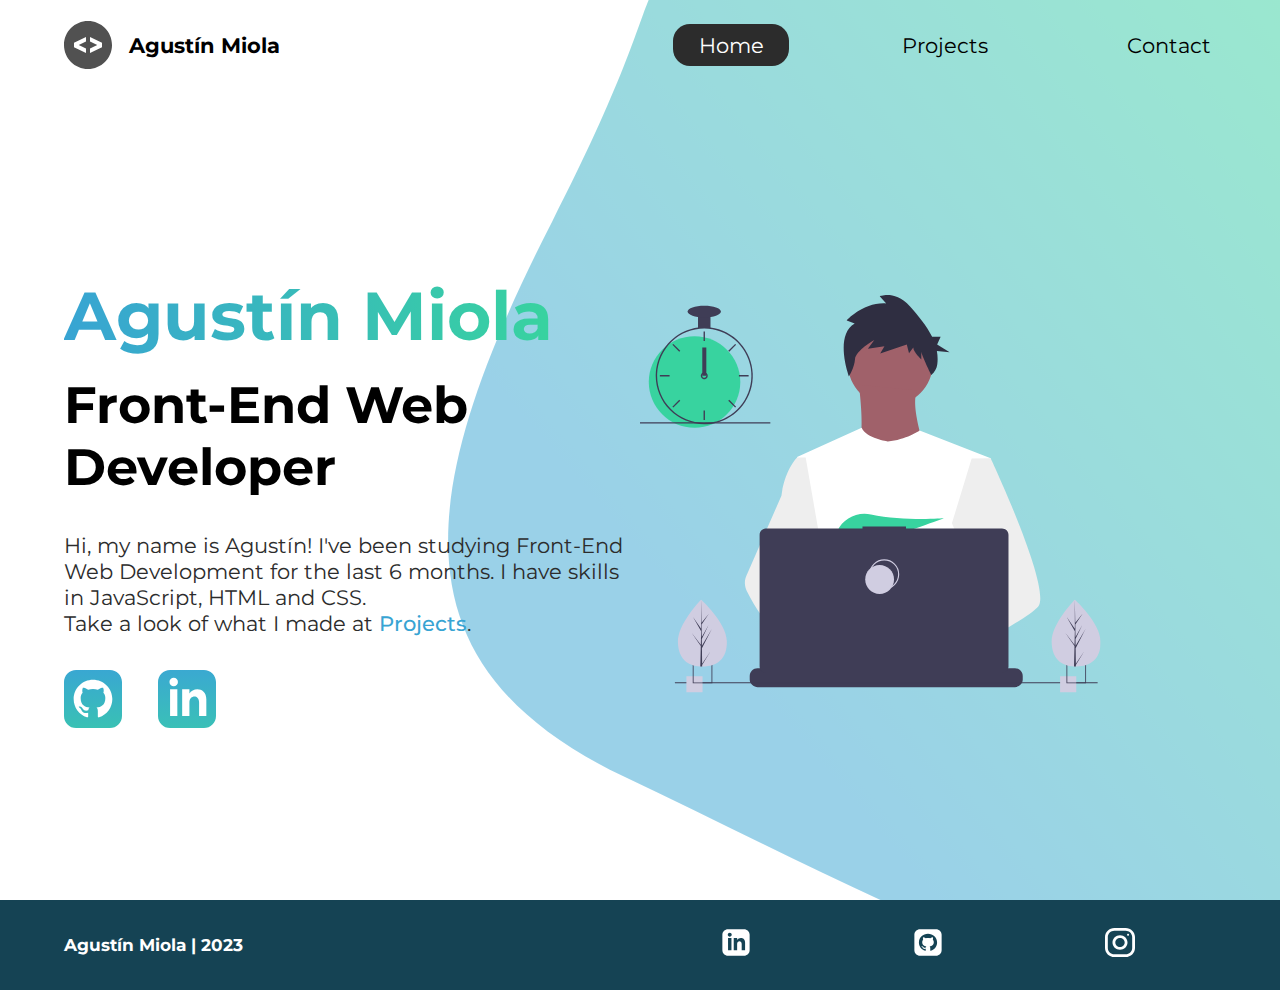
<file: index.html>
<!DOCTYPE html>
<html lang="en">
  <head>
    <meta charset="UTF-8" />
    <meta http-equiv="X-UA-Compatible" content="IE=edge" />
    <meta name="viewport" content="width=device-width, initial-scale=1.0" />
    <meta name="description" content="AM is a front end web developer." />
    <meta name="robots" content="index,follow" />
    <link rel="icon" href="/icons/code.svg" />
    <link rel="preconnect" href="https://fonts.googleapis.com" />
    <link rel="preconnect" href="https://fonts.gstatic.com" crossorigin />
    <link
      href="https://fonts.googleapis.com/css2?family=Montserrat:wght@400;500&display=swap"
      rel="stylesheet"
    />
    <link rel="stylesheet" href="/styles/style.css" />
    <title>Agustín Miola | Web Developer</title>
  </head>
  <body>
    <header class="main-head">
      <nav>
        <div class="logo">
          <img src="/icons/code.svg" alt="logo" />
          <h1>Agustín Miola</h1>
        </div>
        <ul>
          <li><a class="active" href="/">Home</a></li>
          <li><a href="./projects/">Projects</a></li>
          <li><a href="./contact/">Contact</a></li>
        </ul>
      </nav>
    </header>
    <section class="intro">
      <div class="intro-text">
        <h2>Agustín Miola</h2>
        <h3>Front-End Web<br />Developer</h3>
        <p>
          Hi, my name is Agustín! I've been studying Front-End Web Development
          for the last 6 months. I have skills in JavaScript, HTML and CSS.
          <br />
          Take a look of what I made at
          <a href="./projects/index.html">Projects</a>.
        </p>
        <div class="intro-social">
          <a href="https://github.com/amiola"
            ><img src="/icons/github.svg" alt="github-social-link"
          /></a>
          <a href="https://www.linkedin.com/in/agust%C3%ADneli%C3%A1nmiola/"
            ><img src="/icons/linked-in.svg" alt="linkedin-social-link"
          /></a>
        </div>
      </div>
      <div class="intro-images">
        <svg
          width="799"
          height="690"
          viewBox="0 0 799 690"
          fill="none"
          xmlns="http://www.w3.org/2000/svg"
        >
          <g id="undraw_dev_productivity_umsq (1) 1" clip-path="url(#clip0)">
            <path
              id="Vector"
              d="M516.92 624.636C516.92 624.636 512.16 626.266 504.42 628.576C487.31 633.706 455.65 642.216 428.82 643.916C405.72 645.396 386.2 641.836 382.63 626.766C381.1 620.286 383.27 614.956 388 610.576C402.12 597.486 439 592.796 468.25 591.186C476.51 590.736 484.15 590.526 490.51 590.446C501.31 590.306 508.39 590.526 508.39 590.526L508.56 591.186L516.92 624.636Z"
              fill="#A0616A"
            />
            <path
              id="Vector_2"
              d="M436.99 672.586C418.61 695.346 342.73 647.666 316.19 629.886C310.41 626.016 306.97 623.566 306.97 623.566L331.25 591.186L338.94 580.936C338.94 580.936 345.82 584.586 355.99 590.526C356.36 590.746 356.73 590.966 357.11 591.186C365.88 596.336 376.89 603.066 388 610.576C403.33 620.946 418.83 632.776 428.82 643.916C438.59 654.806 443.08 665.036 436.99 672.586Z"
              fill="#A0616A"
            />
            <g id="me">
              <path
                id="Vector_3"
                d="M434.672 191.952C475.283 191.607 507.926 158.406 507.582 117.795C507.237 77.1832 474.036 44.5403 433.425 44.8847C392.813 45.2291 360.17 78.4303 360.515 119.042C360.859 159.653 394.06 192.296 434.672 191.952Z"
                fill="#A0616A"
              />
              <path
                id="Vector_4"
                d="M379.477 155.65C379.477 155.65 394.216 259.972 373.002 271.875C351.787 283.779 499.929 283.588 499.929 283.588C499.929 283.588 466.124 193.284 480.809 165.449L379.477 155.65Z"
                fill="#A0616A"
              />
              <path
                id="Vector_5"
                d="M608.101 283.199L596.257 339.402L571.214 458.308L570.49 464.815L562.138 540.138L556.582 590.177L552.857 623.79C528.584 636.526 510.988 645.326 510.988 645.326C510.988 645.326 509.404 637.719 506.871 627.99C489.805 633.265 458.218 642.043 431.404 643.97C441.266 654.777 445.842 664.969 439.817 672.57C421.63 695.485 345.349 648.45 318.659 630.896C318.077 635.158 317.879 639.464 318.068 643.762L297.626 628.314L299.331 592.359L302.206 531.522L305.819 455.229C304.448 451.975 303.294 448.634 302.364 445.228C295.956 423.161 288.032 379.057 281.928 342.067C277.016 312.298 273.302 287.138 272.517 281.785C272.411 281.086 272.358 280.726 272.358 280.726L384.363 230.094C392.509 248.556 429.865 253.809 429.865 253.809C460.756 251.417 484.847 234.913 484.847 234.913L608.101 283.199Z"
                fill="white"
              />
              <path
                id="Vector_6"
                d="M372.285 49.3811L358.49 43.9934C358.49 43.9934 386.969 12.1 426.99 14.513L415.635 2.22366C415.635 2.22366 443.04 -9.01799 468.283 19.6674C481.553 34.7467 496.908 52.4737 506.557 72.5077L521.281 72.3829L515.251 85.9663L536.874 99.3152L514.777 97.0719C516.155 104.471 516.421 112.034 515.566 119.511C514.683 126.991 510.928 133.835 505.094 138.598V138.598C505.094 138.598 487.743 103.449 487.696 97.9443L487.813 111.705C487.813 111.705 473.959 99.4371 473.889 91.1807L466.471 100.877L462.593 85.7717L416.475 101.301L423.87 88.8526L395.157 93.2246L406.278 77.9923C406.278 77.9923 373.932 96.1568 372.811 111.304C371.689 126.452 362.299 140.875 362.299 140.875C362.299 140.875 336.213 70.3294 372.285 49.3811Z"
                fill="#2F2E41"
              />
              <path
                id="Vector_7"
                d="M690.215 540.422C682.794 548.605 664.338 560.992 641.951 574.422C633.623 579.413 624.757 584.559 615.71 589.676C594.122 601.889 571.514 614.001 552.857 623.79C528.584 636.526 510.988 645.326 510.988 645.326C510.988 645.326 509.403 637.719 506.871 627.99C503.48 614.968 498.397 598.141 493.184 590.715C493.002 590.456 492.82 590.218 492.638 589.979C491.121 588.022 489.601 586.885 488.112 586.897L562.138 540.138L594.127 519.926L570.489 464.814L540.842 395.683L557.908 339.727L575.062 283.479L608.101 283.199C608.101 283.199 619.243 306.985 633.514 340.166C635.647 345.128 637.851 350.299 640.096 355.64C669.469 425.394 706.176 522.836 690.215 540.422Z"
                fill="#EEEEEE"
              />
              <path
                id="Vector_8"
                d="M358.123 591.2C355.41 591.212 352.702 591.456 350.029 591.928C327.074 596.073 320.47 616.94 318.659 630.896C318.077 635.158 317.879 639.464 318.068 643.761L297.626 628.314L290.178 622.687C272.316 616.628 256.353 605.733 242.483 592.84C230.449 581.456 219.634 568.849 210.213 555.223C200.831 541.793 192.448 527.692 185.134 513.034C183.094 508.943 181.977 504.454 181.864 499.884C181.751 495.314 182.644 490.775 184.48 486.588L209.154 430.327L245.218 348.098C245.471 346.146 245.752 344.237 246.059 342.371C252.995 300.511 272.367 281.786 272.367 281.786L287.286 281.659L297.778 341.932L310.813 416.815L302.364 445.227L282.839 510.845L302.205 531.522L358.123 591.2Z"
                fill="#EEEEEE"
              />
            </g>
            <path
              id="Vector_9"
              d="M372.877 415.806L385.631 430.686C390.37 429.783 395.319 428.721 400.416 427.529L396.752 415.806L405.71 426.256C459.707 412.975 526.637 387.155 526.637 387.155C526.637 387.155 454.379 392.453 400.428 380.666C376.558 375.451 351.998 387.284 342.202 409.668C336.508 422.679 337.403 433.951 357.596 433.951C364.419 433.835 371.223 433.195 377.949 432.037L372.877 415.806Z"
              fill="#38D39F"
            />
            <path
              id="Vector_10"
              d="M663.65 660.386V666.456C663.654 668.122 663.345 669.774 662.74 671.326C662.472 672.018 662.147 672.687 661.77 673.326C660.578 675.326 658.887 676.983 656.862 678.133C654.838 679.283 652.549 679.887 650.22 679.886H203.67C201.342 679.887 199.053 679.283 197.028 678.133C195.003 676.983 193.312 675.326 192.12 673.326C191.743 672.687 191.419 672.018 191.15 671.326C190.546 669.774 190.237 668.122 190.24 666.456V660.386C190.24 658.622 190.587 656.876 191.262 655.246C191.936 653.616 192.926 652.136 194.173 650.888C195.42 649.641 196.901 648.652 198.53 647.977C200.16 647.302 201.906 646.955 203.67 646.956H229.41V644.126C229.41 644.052 229.425 643.979 229.453 643.911C229.481 643.843 229.522 643.782 229.574 643.73C229.626 643.678 229.688 643.636 229.756 643.608C229.824 643.58 229.897 643.566 229.97 643.566H243.4C243.474 643.566 243.547 643.58 243.615 643.608C243.683 643.636 243.745 643.678 243.797 643.73C243.849 643.782 243.89 643.843 243.918 643.911C243.946 643.979 243.96 644.052 243.96 644.126V646.956H252.35V644.126C252.35 644.052 252.365 643.979 252.393 643.911C252.421 643.843 252.462 643.782 252.514 643.73C252.566 643.678 252.628 643.636 252.696 643.608C252.764 643.58 252.837 643.566 252.91 643.566H266.34C266.414 643.566 266.487 643.58 266.555 643.608C266.623 643.636 266.684 643.678 266.736 643.73C266.789 643.782 266.83 643.843 266.858 643.911C266.886 643.979 266.9 644.052 266.9 644.126V646.956H275.3V644.126C275.3 644.052 275.315 643.979 275.343 643.911C275.371 643.843 275.412 643.782 275.464 643.73C275.516 643.678 275.578 643.636 275.646 643.608C275.714 643.58 275.787 643.566 275.86 643.566H289.29C289.364 643.566 289.437 643.58 289.505 643.608C289.573 643.636 289.634 643.678 289.686 643.73C289.739 643.782 289.78 643.843 289.808 643.911C289.836 643.979 289.85 644.052 289.85 644.126V646.956H298.24V644.126C298.24 644.052 298.255 643.979 298.283 643.911C298.311 643.843 298.352 643.782 298.404 643.73C298.456 643.678 298.518 643.636 298.586 643.608C298.654 643.58 298.727 643.566 298.8 643.566H312.23C312.304 643.566 312.377 643.58 312.445 643.608C312.513 643.636 312.574 643.678 312.626 643.73C312.678 643.782 312.72 643.843 312.748 643.911C312.776 643.979 312.79 644.052 312.79 644.126V646.956H321.18V644.126C321.18 644.052 321.194 643.979 321.223 643.911C321.251 643.843 321.292 643.782 321.344 643.73C321.396 643.678 321.458 643.636 321.526 643.608C321.594 643.58 321.667 643.566 321.74 643.566H335.17C335.244 643.566 335.317 643.58 335.385 643.608C335.453 643.636 335.514 643.678 335.566 643.73C335.618 643.782 335.66 643.843 335.688 643.911C335.716 643.979 335.73 644.052 335.73 644.126V646.956H344.13V644.126C344.13 644.052 344.145 643.979 344.173 643.911C344.201 643.843 344.242 643.782 344.294 643.73C344.346 643.678 344.408 643.636 344.476 643.608C344.544 643.58 344.617 643.566 344.69 643.566H358.12C358.194 643.566 358.267 643.58 358.335 643.608C358.403 643.636 358.464 643.678 358.516 643.73C358.569 643.782 358.61 643.843 358.638 643.911C358.666 643.979 358.68 644.052 358.68 644.126V646.956H367.07V644.126C367.07 644.052 367.085 643.979 367.113 643.911C367.141 643.843 367.182 643.782 367.234 643.73C367.286 643.678 367.348 643.636 367.416 643.608C367.484 643.58 367.557 643.566 367.63 643.566H472.83C472.904 643.566 472.977 643.58 473.045 643.608C473.113 643.636 473.174 643.678 473.227 643.73C473.279 643.782 473.32 643.843 473.348 643.911C473.376 643.979 473.39 644.052 473.39 644.126V646.956H481.79V644.126C481.79 644.052 481.804 643.979 481.833 643.911C481.861 643.843 481.902 643.782 481.954 643.73C482.006 643.678 482.068 643.636 482.136 643.608C482.204 643.58 482.277 643.566 482.35 643.566H495.78C495.928 643.567 496.07 643.627 496.175 643.732C496.279 643.836 496.339 643.978 496.34 644.126V646.956H504.73V644.126C504.73 644.052 504.745 643.979 504.773 643.911C504.801 643.843 504.842 643.782 504.894 643.73C504.946 643.678 505.008 643.636 505.076 643.608C505.144 643.58 505.217 643.566 505.29 643.566H518.72C518.794 643.566 518.867 643.58 518.935 643.608C519.003 643.636 519.065 643.678 519.117 643.73C519.169 643.782 519.21 643.843 519.238 643.911C519.266 643.979 519.28 644.052 519.28 644.126V646.956H527.67V644.126C527.67 644.052 527.685 643.979 527.713 643.911C527.741 643.843 527.782 643.782 527.834 643.73C527.886 643.678 527.948 643.636 528.016 643.608C528.084 643.58 528.157 643.566 528.23 643.566H541.66C541.734 643.566 541.807 643.58 541.875 643.608C541.943 643.636 542.005 643.678 542.057 643.73C542.109 643.782 542.15 643.843 542.178 643.911C542.206 643.979 542.22 644.052 542.22 644.126V646.956H550.62V644.126C550.62 644.052 550.635 643.979 550.663 643.911C550.691 643.843 550.732 643.782 550.784 643.73C550.836 643.678 550.898 643.636 550.966 643.608C551.034 643.58 551.107 643.566 551.18 643.566H564.61C564.757 643.568 564.898 643.628 565.001 643.733C565.104 643.837 565.161 643.979 565.16 644.126V646.956H573.56V644.126C573.56 644.052 573.575 643.979 573.603 643.911C573.631 643.843 573.672 643.782 573.724 643.73C573.776 643.678 573.838 643.636 573.906 643.608C573.974 643.58 574.047 643.566 574.12 643.566H587.55C587.624 643.566 587.697 643.58 587.765 643.608C587.833 643.636 587.895 643.678 587.947 643.73C587.999 643.782 588.04 643.843 588.068 643.911C588.096 643.979 588.11 644.052 588.11 644.126V646.956H596.5V644.126C596.5 644.052 596.515 643.979 596.543 643.911C596.571 643.843 596.612 643.782 596.664 643.73C596.716 643.678 596.778 643.636 596.846 643.608C596.914 643.58 596.987 643.566 597.06 643.566H610.49C610.564 643.566 610.637 643.58 610.705 643.608C610.773 643.636 610.835 643.678 610.887 643.73C610.939 643.782 610.98 643.843 611.008 643.911C611.036 643.979 611.05 644.052 611.05 644.126V646.956H650.22C651.984 646.955 653.731 647.302 655.36 647.977C656.99 648.652 658.471 649.641 659.718 650.888C660.965 652.136 661.954 653.616 662.629 655.246C663.304 656.876 663.651 658.622 663.65 660.386Z"
              fill="#3F3D56"
            />
            <path
              id="Vector_11"
              d="M793.5 671.326H60.5V673.326H793.5V671.326Z"
              fill="#3F3D56"
            />
            <path
              id="Vector_12"
              d="M627.694 404.757H461.251V401.326H385.78V404.757H218.651C215.665 404.757 212.801 405.943 210.69 408.054C208.578 410.166 207.392 413.029 207.392 416.015V643.927C207.392 646.913 208.578 649.776 210.69 651.888C212.801 653.999 215.665 655.185 218.651 655.185H627.694C630.68 655.185 633.544 653.999 635.655 651.888C637.767 649.776 638.953 646.913 638.953 643.927V416.015C638.953 414.537 638.662 413.073 638.096 411.707C637.53 410.341 636.701 409.1 635.655 408.054C634.61 407.009 633.369 406.18 632.003 405.614C630.637 405.048 629.173 404.757 627.694 404.757Z"
              fill="#3F3D56"
            />
            <path
              id="Vector_13"
              d="M423.5 509.326C437.307 509.326 448.5 498.133 448.5 484.326C448.5 470.519 437.307 459.326 423.5 459.326C409.693 459.326 398.5 470.519 398.5 484.326C398.5 498.133 409.693 509.326 423.5 509.326Z"
              stroke="#D0CDE1"
              stroke-width="2"
              stroke-miterlimit="10"
            />
            <path
              id="Vector_14"
              d="M415.5 518.326C429.307 518.326 440.5 507.133 440.5 493.326C440.5 479.519 429.307 468.326 415.5 468.326C401.693 468.326 390.5 479.519 390.5 493.326C390.5 507.133 401.693 518.326 415.5 518.326Z"
              fill="#D0CDE1"
            />
            <path
              id="Vector_15"
              d="M108.446 661.223H80.4463V689.223H108.446V661.223Z"
              fill="#D0CDE1"
            />
            <path
              id="Vector_16"
              d="M91.4502 639.223V673.223H125.45V639.223H91.4502ZM123.97 671.743H92.9202V640.703H123.97V671.743Z"
              fill="#3F3D56"
            />
            <path
              id="Vector_17"
              d="M756.446 661.223H728.446V689.223H756.446V661.223Z"
              fill="#D0CDE1"
            />
            <path
              id="Vector_18"
              d="M739.45 639.223V673.223H773.45V639.223H739.45ZM771.97 671.743H740.92V640.703H771.97V671.743Z"
              fill="#3F3D56"
            />
            <path
              id="Vector_19"
              d="M94.5802 230.113C138.399 230.113 173.921 194.592 173.921 150.773C173.921 106.955 138.399 71.4326 94.5802 71.4326C50.7617 71.4326 15.2397 106.955 15.2397 150.773C15.2397 194.592 50.7617 230.113 94.5802 230.113Z"
              fill="#38D39F"
            />
            <path
              id="Vector_20"
              d="M122.229 56.4899C115.045 55.5763 107.774 55.5763 100.59 56.4899C84.586 58.5913 69.5203 65.2398 57.181 75.6465C44.8417 86.0532 35.7467 99.7813 30.9754 115.202C28.8053 122.229 27.5764 129.514 27.3208 136.864C27.2848 137.886 27.2607 138.92 27.2607 139.954C27.283 162.264 36.1559 183.655 51.932 199.431C67.7082 215.207 89.0989 224.08 111.41 224.103C113.201 224.103 114.992 224.042 116.759 223.934C120.907 223.674 125.03 223.103 129.093 222.227C148.495 218.055 165.798 207.161 177.947 191.468C190.095 175.776 196.308 156.295 195.487 136.467C194.665 116.638 186.863 97.738 173.459 83.1039C160.054 68.4698 141.909 59.0435 122.229 56.4899H122.229ZM137.748 217.347H137.736C130.959 219.659 123.905 221.062 116.759 221.518C114.992 221.638 113.201 221.698 111.41 221.698C89.7377 221.672 68.961 213.051 53.6367 197.727C38.3123 182.402 29.6914 161.626 29.6649 139.954C29.6649 138.92 29.689 137.886 29.725 136.864C30.5514 115.744 39.5156 95.7617 54.7411 81.1008C69.9666 66.44 90.273 58.237 111.41 58.2089C130.776 58.21 149.513 65.0865 164.283 77.6131C179.052 90.1398 188.895 107.503 192.057 126.61C195.219 145.716 191.496 165.325 181.55 181.942C171.604 198.559 156.081 211.106 137.748 217.347H137.748Z"
              fill="#3F3D56"
            />
            <path
              id="Vector_21"
              d="M112.612 63.0176H110.208V79.8474H112.612V63.0176Z"
              fill="#3F3D56"
            />
            <path
              id="Vector_22"
              d="M57.8578 84.7018L56.1577 86.4019L68.0582 98.3023L69.7582 96.6022L57.8578 84.7018Z"
              fill="#3F3D56"
            />
            <path
              id="Vector_23"
              d="M34.4736 138.751V141.156H51.3034V138.751H34.4736Z"
              fill="#3F3D56"
            />
            <path
              id="Vector_24"
              d="M56.1578 193.506L57.8579 195.206L69.7584 183.306L68.0583 181.606L56.1578 193.506Z"
              fill="#3F3D56"
            />
            <path
              id="Vector_25"
              d="M153.062 96.6022L154.762 98.3022L166.662 86.4018L164.962 84.7017L153.062 96.6022Z"
              fill="#3F3D56"
            />
            <path
              id="Vector_26"
              d="M171.516 138.751V141.156H188.346V138.751H171.516Z"
              fill="#3F3D56"
            />
            <path
              id="Vector_27"
              d="M154.762 181.605L153.062 183.305L164.962 195.206L166.662 193.506L154.762 181.605Z"
              fill="#3F3D56"
            />
            <path
              id="Vector_28"
              d="M112.612 200.06H110.208V216.89H112.612V200.06Z"
              fill="#3F3D56"
            />
            <path
              id="Vector_29"
              d="M115.016 135.145C113.976 134.365 112.711 133.943 111.41 133.943C110.11 133.943 108.844 134.365 107.804 135.145C107.091 135.686 106.505 136.375 106.085 137.165C105.552 138.181 105.322 139.329 105.421 140.473C105.52 141.616 105.944 142.707 106.644 143.617C107.343 144.527 108.288 145.218 109.368 145.608C110.447 145.997 111.616 146.07 112.735 145.817C113.855 145.564 114.878 144.996 115.685 144.179C116.492 143.363 117.048 142.333 117.288 141.21C117.528 140.088 117.441 138.92 117.039 137.846C116.636 136.771 115.935 135.834 115.017 135.145H115.016ZM111.41 143.56C110.454 143.557 109.539 143.176 108.863 142.501C108.187 141.825 107.807 140.909 107.804 139.954C107.808 139.224 108.03 138.513 108.441 137.91C108.793 137.4 109.271 136.989 109.828 136.718C110.386 136.446 111.004 136.323 111.623 136.361C112.241 136.398 112.84 136.594 113.361 136.931C113.881 137.267 114.307 137.732 114.595 138.281C114.883 138.83 115.025 139.444 115.007 140.063C114.989 140.683 114.811 141.287 114.491 141.818C114.17 142.349 113.719 142.788 113.179 143.093C112.639 143.398 112.03 143.559 111.41 143.56V143.56Z"
              fill="#3F3D56"
            />
            <path
              id="Vector_30"
              d="M122.229 35.3687H100.591V57.007H122.229V35.3687Z"
              fill="#3F3D56"
            />
            <path
              id="Vector_31"
              d="M111.41 38.9748C127.344 38.9748 140.261 34.4 140.261 28.7567C140.261 23.1134 127.344 18.5386 111.41 18.5386C95.4757 18.5386 82.5586 23.1134 82.5586 28.7567C82.5586 34.4 95.4757 38.9748 111.41 38.9748Z"
              fill="#3F3D56"
            />
            <path id="clock-arrow" d="M115 86H108V135H115V86Z" fill="#3F3D56" />
            <path
              id="Vector_32"
              d="M226 220.44H0V222.844H226V220.44Z"
              fill="#3F3D56"
            />
            <g id="plant-left">
              <path
                id="Vector_33"
                d="M150.594 599.754C151.527 631.704 132.858 643.413 109.43 644.097C108.886 644.113 108.344 644.123 107.805 644.126C106.719 644.135 105.643 644.117 104.577 644.072C83.3891 643.193 66.6172 631.945 65.7495 602.232C64.8515 571.482 103.018 531.529 105.882 528.574L105.887 528.571C105.996 528.458 106.052 528.402 106.052 528.402C106.052 528.402 149.661 567.807 150.594 599.754Z"
                fill="#D0CDE1"
              />
              <path
                id="Vector_34"
                d="M107.744 639.255L122.626 617.124L107.774 641.636L107.805 644.126C106.719 644.135 105.643 644.117 104.577 644.072L105.315 612.06L105.295 611.813L105.322 611.766L105.393 608.741L89.0952 585.078L105.374 606.477L105.432 607.116L105.989 582.93L91.9122 558.397L106.029 578.681L105.882 528.574L105.882 528.407L105.887 528.571L106.821 568.062L119.651 552.021L106.863 571.464L107.143 593.098L118.949 571.984L107.187 596.279L107.343 608.308L124.512 578.897L107.395 612.505L107.744 639.255Z"
                fill="#3F3D56"
              />
            </g>
            <g id="plant-right">
              <path
                id="Vector_35"
                d="M798.594 599.754C799.527 631.704 780.858 643.413 757.43 644.097C756.886 644.113 756.344 644.123 755.805 644.126C754.719 644.135 753.643 644.117 752.577 644.072C731.389 643.193 714.617 631.945 713.749 602.232C712.851 571.482 751.018 531.529 753.882 528.574L753.887 528.571C753.996 528.458 754.052 528.402 754.052 528.402C754.052 528.402 797.661 567.807 798.594 599.754Z"
                fill="#D0CDE1"
              />
              <path
                id="Vector_36"
                d="M755.744 639.255L770.626 617.124L755.774 641.636L755.805 644.126C754.719 644.135 753.643 644.117 752.577 644.072L753.315 612.06L753.295 611.813L753.323 611.766L753.393 608.741L737.095 585.078L753.374 606.477L753.432 607.116L753.989 582.93L739.912 558.397L754.029 578.681L753.882 528.574L753.882 528.407L753.887 528.571L754.821 568.062L767.651 552.021L754.864 571.464L755.143 593.098L766.949 571.984L755.187 596.279L755.343 608.308L772.512 578.897L755.395 612.505L755.744 639.255Z"
                fill="#3F3D56"
              />
            </g>
          </g>
          <defs>
            <clipPath id="clip0">
              <rect width="798.627" height="689.223" fill="white" />
            </clipPath>
          </defs>
        </svg>
        <img class="splash" src="/img/splash.svg" alt="" />
      </div>
    </section>
    <footer>
      <h4>Agustín Miola | 2023</h4>
      <ul>
        <li>
          <a href="https://www.linkedin.com/in/agust%C3%ADneli%C3%A1nmiola/"
            ><img src="/icons/linkedin-white.svg" alt="linkedin-social-link"
          /></a>
        </li>
        <li>
          <a href="https://github.com/amiola"
            ><img src="/icons/github-white.svg" alt="github-social-link"
          /></a>
        </li>
        <li>
          <a href="https://www.instagram.com/agustinmiola/"
            ><img src="/icons/instagram 1.svg" alt="instagram-social-link"
          /></a>
        </li>
      </ul>
    </footer>
  </body>
</html>
</file>
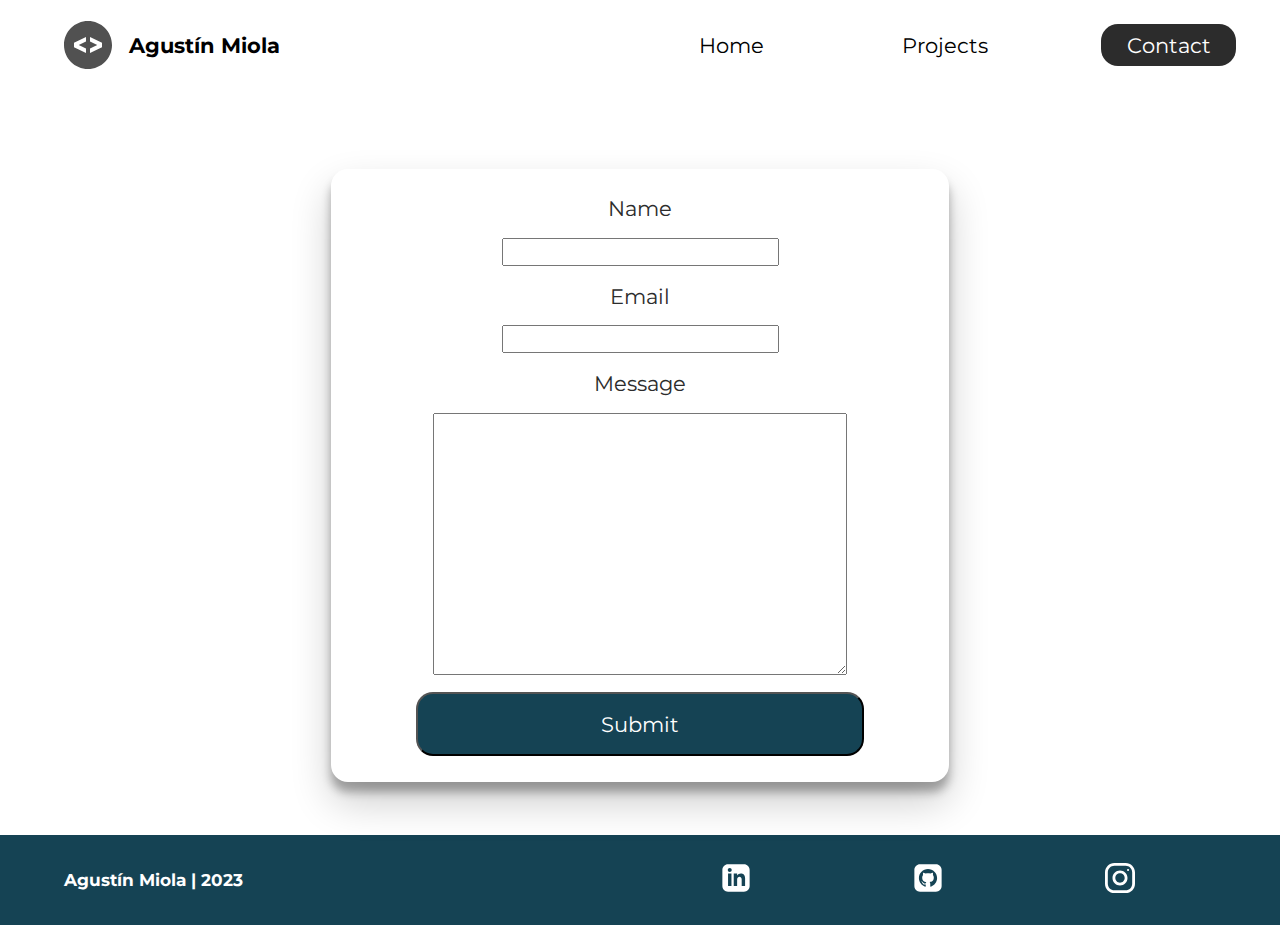
<file: contact/index.html>
<!DOCTYPE html>
<html lang="en">
  <head>
    <meta charset="UTF-8" />
    <meta http-equiv="X-UA-Compatible" content="IE=edge" />
    <meta name="viewport" content="width=device-width, initial-scale=1.0" />
    <meta name="description" content="AM is a front end web developer." />
    <meta name="robots" content="index,follow" />
    <link rel="icon" href="/icons/code.svg" />
    <link rel="preconnect" href="https://fonts.googleapis.com" />
    <link rel="preconnect" href="https://fonts.gstatic.com" crossorigin />
    <link
      href="https://fonts.googleapis.com/css2?family=Montserrat:wght@400;500&display=swap"
      rel="stylesheet"
    />
    <link rel="stylesheet" href="../styles/style.css" />
    <title>Agustín Miola | Web Developer</title>
  </head>
  <body>
    <header class="main-head">
      <nav>
        <div class="logo">
          <img src="../icons/code.svg" alt="logo" />
          <h1>Agustín Miola</h1>
        </div>
        <ul>
          <li><a href="../index.html">Home</a></li>
          <li><a href="../projects/">Projects</a></li>
          <li><a class="active" href="./index.html">Contact</a></li>
        </ul>
      </nav>
    </header>
    <section class="form-section">
      <form action="https://formspree.io/f/xpzerwpj" method="POST">
        <label for="name">Name</label>
        <input type="text" name="name" id="name" required />
        <label for="email">Email</label>
        <input type="email" name="email" id="email" required />
        <label for="message">Message</label>
        <textarea name="message" id="message" cols="30" rows="10"></textarea>
        <button type="submit">Submit</button>
      </form>
    </section>
    <footer>
      <h4>Agustín Miola | 2023</h4>
      <ul>
        <li>
          <a href="https://www.linkedin.com/in/agust%C3%ADneli%C3%A1nmiola/"
            ><img src="/icons/linkedin-white.svg" alt="linkedin-social-link"
          /></a>
        </li>
        <li>
          <a href="https://github.com/amiola"
            ><img src="/icons/github-white.svg" alt="github-social-link"
          /></a>
        </li>
        <li>
          <a href="https://www.instagram.com/agustinmiola/"
            ><img src="/icons/instagram 1.svg" alt="instagram-social-link"
          /></a>
        </li>
      </ul>
    </footer>
  </body>
</html>
</file>
<file: styles/style.css>
* {
  margin: 0;
  padding: 0;
  box-sizing: border-box;
}

html {
  font-size: 62.5%;
}

body {
  font-family: "Montserrat", sans-serif;
}

h1 {
  font-size: 2.5rem;
}

li,
label,
input,
p {
  font-size: 2.5rem;
  color: #2c2c2c;
}

h2 {
  font-size: 4rem;
}

h3 {
  font-size: 3rem;
}

h4,
h5 {
  font-size: 2rem;
}

ul {
  list-style: none;
}

a {
  font-size: 2.5rem;
  color: #2c2c2c;
  text-decoration: none;
  color: black;
}

.main-head {
  width: 95%;
  margin: 0 0 0 auto;
}

nav {
  display: flex;
  justify-content: space-between;
  align-items: center;
  flex-direction: row;
  min-height: 10vh;
  width: 60%;
  flex-wrap: wrap;
}
nav .logo {
  display: flex;
  justify-content: flex-start;
  align-items: center;
  flex-direction: row;
  flex: 1 1 10rem;
}
nav .logo h1 {
  margin: 2rem;
}
nav ul {
  display: flex;
  justify-content: space-around;
  align-items: center;
  flex-direction: row;
  flex: 1 1 20rem;
}
nav ul a {
  padding: 1rem 3rem;
}

.intro {
  min-height: 90vh;
  width: 90%;
  margin: auto;
  flex-wrap: wrap;
  display: flex;
  justify-content: space-between;
  align-items: center;
  flex-direction: row;
}
.intro h2 {
  font-size: 8rem;
  padding-top: 2rem;
  background: linear-gradient(to left, #38d39f, #38a4d3);
  -webkit-background-clip: text;
          background-clip: text;
  -webkit-text-fill-color: transparent;
  display: inline-block;
}
.intro h3 {
  font-size: 6rem;
  padding: 2rem 0rem;
}
.intro p {
  padding-top: 2rem;
}

.splash {
  position: absolute;
  top: 0%;
  right: 0%;
  height: 100%;
  z-index: -2;
}

.intro-social {
  margin-top: 4rem;
}
.intro-social a {
  margin-right: 4rem;
}

.active {
  background: #2c2c2c;
  color: white;
  padding: 1rem 3rem;
  border-radius: 2rem;
}

.intro-text,
.intro-images {
  flex: 1 1 40rem;
}

.intro-text p a {
  color: #38a4d3;
  font-weight: 500;
}

#plant-left {
  animation: plant 1.5s ease infinite alternate;
}

#plant-right {
  animation: plant 1.5s 1s ease infinite alternate;
}

#me {
  animation: me 1s ease infinite alternate;
  transform-origin: bottom;
}

#clock-arrow {
  transform-box: fill-box;
  transform-origin: bottom;
  transform: translateY(5px);
  animation: clock 2s infinite linear;
}

@keyframes me {
  from {
    transform: rotateZ(-2deg);
  }
  to {
    transform: rotateZ(2deg);
  }
}
@keyframes plant {
  from {
    transform: translateY(0%);
  }
  to {
    transform: translateY(-30%);
  }
}
@keyframes clock {
  from {
    transform: rotateZ(0deg);
  }
  to {
    transform: rotateZ(360deg);
  }
}
.projects {
  width: 90%;
  margin: auto;
  min-height: 90vh;
  display: flex;
  justify-content: space-betweeen;
  align-items: center;
  flex-direction: column;
  text-align: center;
  flex-wrap: wrap;
}
.projects h2 {
  width: 100%;
  margin-top: 5rem;
  background: linear-gradient(to left, #38d39f, #38a4d3);
  color: white;
  border-radius: 1rem;
}
.projects h3 {
  margin: 2rem;
}

.js-projects,
.css-projects {
  width: 100%;
  display: flex;
  justify-content: space-betweeen;
  align-items: center;
  flex-direction: row;
  text-align: center;
  flex-wrap: wrap;
}
.js-projects h2,
.css-projects h2 {
  padding: 2rem;
}

.project {
  flex: 1 1 20rem;
  padding: 1rem;
}
.project img {
  height: 25rem;
  border-radius: 2rem;
  box-shadow: 0px 7px 7px rgba(0, 0, 0, 0.3), 0px 15px 30px rgba(0, 0, 0, 0.2);
}
.project .github-links {
  padding: 1rem;
  display: flex;
  justify-content: center;
  align-items: center;
  flex-direction: row;
}
.project .github-links img {
  height: 2.5rem;
  box-shadow: none;
}
.project .github-links p {
  font-size: 2rem;
}

.form-section {
  min-height: 80vh;
  display: flex;
  justify-content: center;
  align-items: center;
  flex-direction: row;
  margin-top: 3rem;
}
.form-section form {
  padding: 3rem 10rem;
  box-shadow: 0px 10px 10px rgba(0, 0, 0, 0.3), 0px 20px 40px rgba(0, 0, 0, 0.2);
  display: flex;
  justify-content: center;
  align-items: center;
  flex-direction: column;
  border-radius: 2rem;
}
.form-section form input,
.form-section form textarea {
  margin: 2rem;
}
.form-section form input:focus,
.form-section form textarea:focus {
  outline: 2px solid black;
}
.form-section form textarea {
  font-family: "Montserrat", sans-serif;
  font-size: 2.5rem;
}
.form-section form button {
  width: 100%;
  font-family: "Montserrat", sans-serif;
  font-size: 2.5rem;
  padding: 2rem;
  background: #154354;
  color: white;
  border-radius: 2rem;
}
.form-section form button:focus {
  background: rgb(76, 76, 171);
}

footer {
  background: #154354;
  color: white;
  min-height: 10vh;
  display: flex;
  justify-content: center;
  align-items: center;
  flex-direction: row;
  padding: 0% 5%;
}
footer h4 {
  flex: 1 1 40rem;
}
footer ul {
  flex: 1 1 40rem;
  display: flex;
  justify-content: space-around;
  align-items: center;
  flex-direction: row;
}
footer img {
  height: 3.5rem;
}

@media screen and (max-width: 1332px) {
  html {
    font-size: 53%;
  }
  .splash {
    opacity: 0.5;
  }
  svg {
    width: 80%;
  }
  nav {
    width: 100%;
  }
}
@media screen and (max-width: 810px) {
  html {
    font-size: 35%;
  }
  .splash {
    display: none;
  }
  svg {
    height: 60%;
  }
  .main-head {
    width: 100%;
  }
  nav .logo {
    display: flex;
    justify-content: center;
    align-items: center;
    flex-direction: column;
    flex: 1 1 20rem;
    margin-top: 2rem;
  }
  nav ul {
    flex: 1 1 60rem;
    margin: 2rem;
  }
  .intro-text {
    margin-top: 5rem;
    text-align: center;
  }
  .intro-social {
    display: flex;
    justify-content: center;
    align-items: center;
    flex-direction: row;
  }
  .intro-social a {
    margin: 2rem;
  }
  .intro-images {
    text-align: center;
  }
  .elena,
  .travelly {
    flex: 1 1 60rem;
  }
  .elena img,
  .travelly img {
    width: 100%;
    height: 100%;
  }
  form {
    padding: 0rem;
    width: 100%;
  }
}/*# sourceMappingURL=style.css.map */
</file>
